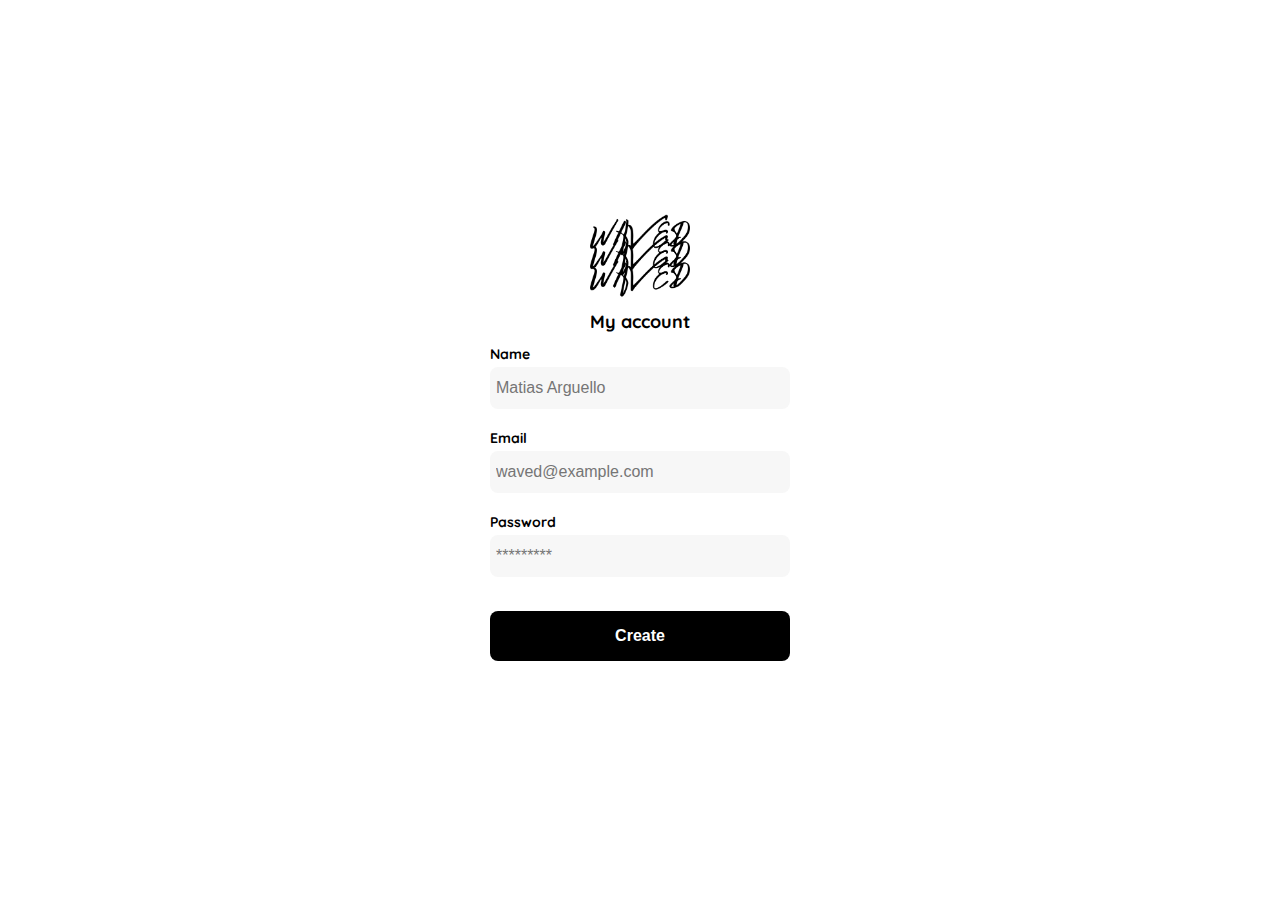
<file: Waved-main/crateccount.html>
<!DOCTYPE html>
<html lang="en">
<head>
    <meta charset="UTF-8">
    <meta http-equiv="X-UA-Compatible" content="IE=edge">
    <meta name="viewport" content="width=device-width, initial-scale=1.0">
    <link rel="preconnect" href="https://fonts.gstatic.com" crossorigin>
    <link href="https://fonts.googleapis.com/css2?family=Quicksand:wght@300;500;700&display=swap" rel="stylesheet">
    <title>Document</title>
    <style>
        :root {
            --white: #ffffff;
            --black: #000000;
            --very-light-pink: #c7c7c7;
            --text-input-field: #f7f7f7;
            --dark: #232830;
            --hospital-green: #acd9b2;
            --sm: 14px;
            --md: 16px;
            --lg: 18px;
        }
        body {
            margin: 0;
            font-family: 'Quicksand', sans-serif;
        }
        .login {
            width: 100%;
            height: 100vh;
            display: grid;
            place-items: center;
        }
        .form-container {
            display: grid;
            grid-template-rows: auto 1fr auto;
            width: 300px;
        }
        .logo {
            width: 100px;
            margin-top: 5px;
            margin-bottom: 0px;
            justify-self: center;
            
        }
        .title {
            font-size: var(--lg);
            margin-bottom: 12px;
            text-align: center;

        }
        .form {
            display: flex;
            flex-direction: column;
        }

        .label {
            font-size: var(--sm);
            font-weight: bold;
            margin-bottom: 4px;

        }
        .input {
            background-color: var(--text-input-field);
            border: none;
            border-radius: 8px;
            height: 30px;
            font-size: var(--md);
            padding: 6px;
            margin-bottom: 20px;
        }
        .primary-button {
            background-color: var(--black);
            border-radius: 8px;
            border: none;
            color: var(--white);
            width: 100%;
            cursor: pointer;
            font-size: var(--md);
            font-weight: bold;
            height: 50px;
        }
        .login-button {
            margin-top: 14px;
            margin-bottom: 30px;
        }
        @media (max-width: 640) {
            .logo {
                display: block;
                margin-bottom: 10px;
                margin-top: 10px;
            }
        }
    </style>
</head>
<body>
    <div class="login">
        <div class="form-container">
            <img src="./logos/waved.png" alt="logo" class="logo">

        <h1 class="title">My account</h1>

        <form action="#" class="form">
            <label for="password" class="label">Name</label>
            <input type="text" id="name" placeholder="Matias Arguello"
                class="input input-name">

            <label for="Email" class="label">Email</label>
            <input type="text" id="email" placeholder="waved@example.com"
                class="input input-email">
            
                <label for="password" class="label">Password</label>
            <input type="password" id="password" placeholder="*********"
                class="input form_input--password">
    


            <input type="submit" value="Create" class="primary-button login-button">
        </form>
        </div>
    </div>
</body>
</html>
</file>
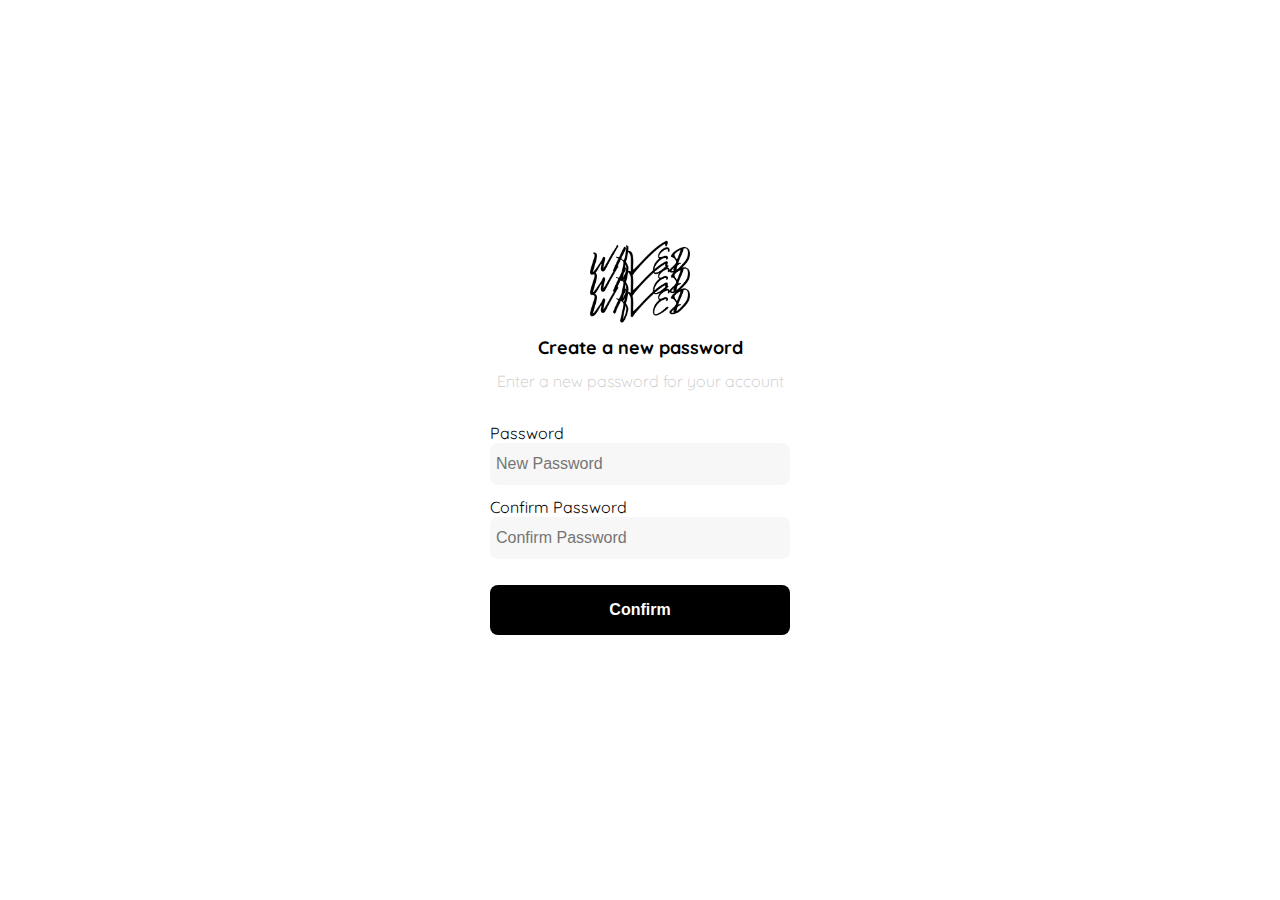
<file: Waved-main/createpassword.html>
<!DOCTYPE html>
<html lang="en">
<head>
    <meta charset="UTF-8">
    <meta http-equiv="X-UA-Compatible" content="IE=edge">
    <meta name="viewport" content="width=device-width, initial-scale=1.0">
    <link rel="preconnect" href="https://fonts.gstatic.com" crossorigin>
    <link href="https://fonts.googleapis.com/css2?family=Quicksand:wght@300;500;700&display=swap" rel="stylesheet">
    <title>Document</title>
    <style>
        :root {
            --white: #ffffff;
            --black: #000000;
            --very-light-pink: #c7c7c7;
            --text-input-field: #f7f7f7;
            --dark: #232830;
            --hospital-green: #acd9b2;
            --sm: 14px;
            --md: 16px;
            --lg: 18px;
        }
        body {
            margin: 0;
            font-family: 'Quicksand', sans-serif;
        }
        .login {
            width: 100%;
            height: 100vh;
            display: grid;
            place-items: center;
        }
        .form-container {
            display: grid;
            grid-template-rows: auto 1fr auto;
            width: 300px;
        }
        .logo {
            width: 100px;
            margin-top: 5px;
            margin-bottom: 0px;
            justify-self: center;
            
        }
        .title {
            font-size: var(--lg);
            margin-bottom: 12px;
            text-align: center;

        }
        .subtitle {
            color: var(--very-light-pink);
            font-size: var(--md);
            font-weight: 300;
            margin-top: 0;
            margin-bottom: 32px;
            text-align: center;
        }
        .form {
            display: flex;
            flex-direction: column;
        }

        .label {
            font-size: var(--sm);
            font-weight: bold;
            margin-bottom: 4px;

        }
        .input {
            background-color: var(--text-input-field);
            border: none;
            border-radius: 8px;
            height: 30px;
            font-size: var(--md);
            padding: 6px;
            margin-bottom: 12px;
        }
        .primary-button {
            background-color: var(--black);
            border-radius: 8px;
            border: none;
            color: var(--white);
            width: 100%;
            cursor: pointer;
            font-size: var(--md);
            font-weight: bold;
            height: 50px;
        }
        .login-button {
            margin-top: 14px;
            margin-bottom: 30px;
        }
        @media (max-width: 640) {
            .logo {
                display: block;
                margin-bottom: 10px;
                margin-top: 10px;
            }
        }
    </style>
</head>
<body>
    <div class="login">
        <div class="form-container">
            <img src="./logos/waved.png" alt="logo" class="logo">

        <h1 class="title">Create a new password</h1>
        <p class="subtitle">Enter a new password for your account</p>

        <form action="#" class="form">
            <label for="password" class="form__label">Password</label>
            <input type="password" id="password" placeholder="New Password"
                class="input form_input--password">

            <label for="confirmPassword" class="form__label">Confirm Password</label>
            <input type="password" id="confirmPassword" placeholder="Confirm Password"
                class="input form_input--confirmPassword">

            <input type="submit" value="Confirm" class="primary-button login-button">
        </form>
        </div>
    </div>
</body>
</html>
</file>
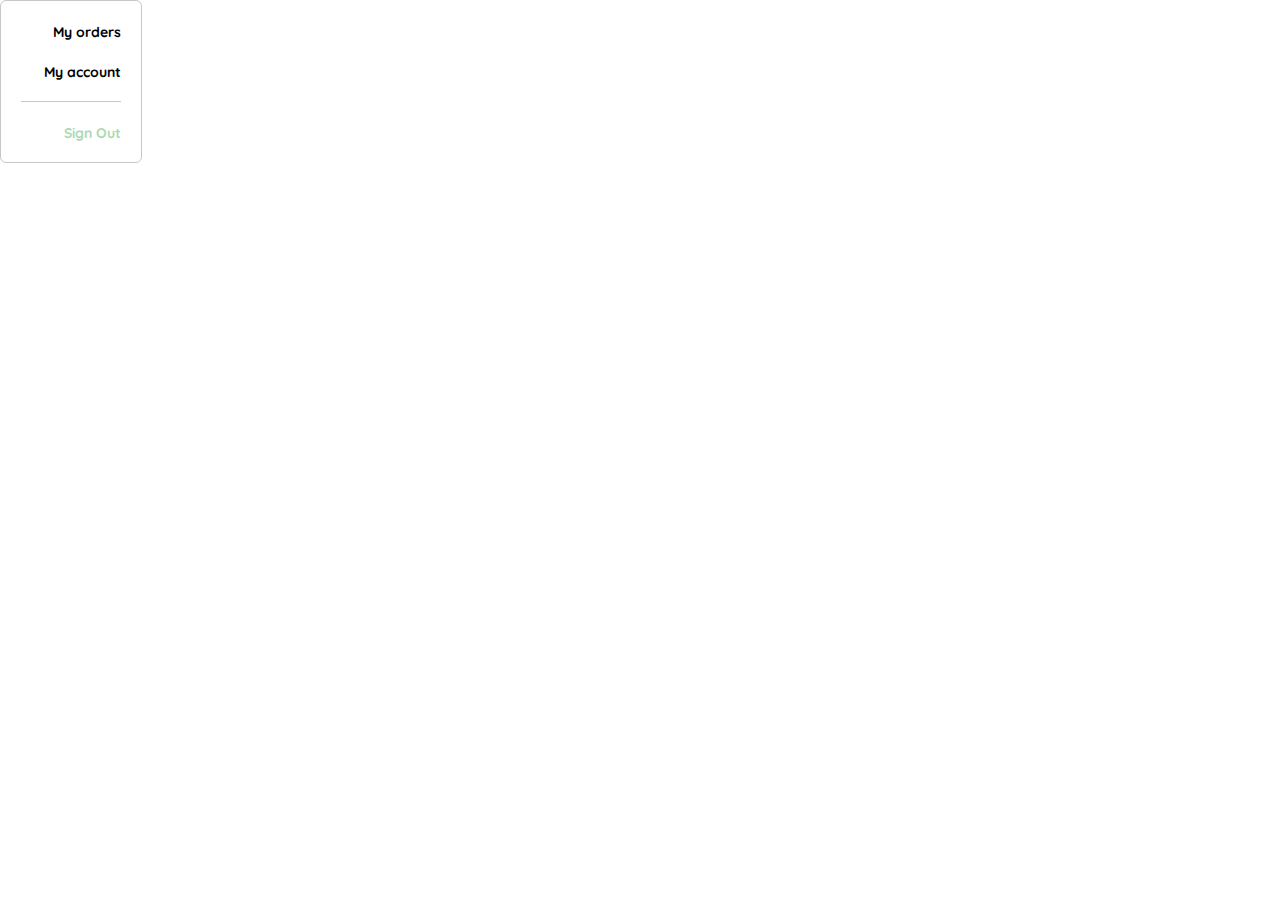
<file: Waved-main/desktopmenu.html>
<!DOCTYPE html>
<html lang="en">
<head>
    <meta charset="UTF-8">
    <meta http-equiv="X-UA-Compatible" content="IE=edge">
    <meta name="viewport" content="width=device-width, initial-scale=1.0">
    <link rel="preconnect" href="https://fonts.gstatic.com" crossorigin>
    <link href="https://fonts.googleapis.com/css2?family=Quicksand:wght@300;500;700&display=swap" rel="stylesheet">
    <title>Document</title>
    <style>
        :root {
            --white: #ffffff;
            --black: #000000;
            --very-light-pink: #c7c7c7;
            --text-input-field: #f7f7f7;
            --dark: #232830;
            --hospital-green: #acd9b2;
            --sm: 14px;
            --md: 16px;
            --lg: 18px;
        }
        body {
            margin: 0;
            font-family: 'Quicksand', sans-serif;
        }
    .desktop {
        width: 100px;
        height: auto;
        border: 1px solid var(--very-light-pink);
        border-radius: 6px;
        padding: 20px 20px 0px 20px;
    }
    .desktop ul {
        list-style: none;
        padding: 0;
        margin: 0;
    }
    .desktop ul li {
        text-align: end;
        font-weight: bold;
    }
    .desktop ul li:nth-child(1),
    .desktop ul li:nth-child(2) {
        font-weight: bold;
    }
    .desktop ul li:last-child {
        padding-top: 20px;
        border-top: 1px solid var(--very-light-pink);
    }
    .desktop ul li:last-child a {
        color: var(--hospital-green);
        font-size: var(--sm);
    }
    .desktop ul li a {
        color: var(--black);
        font-size: var(--sm);
        text-decoration: none;
        margin-bottom: 20px;
        display: inline-block;
    }
</style>
</head>
<body>
    <div class="desktop inactive">
        <ul>
            <li>
                <a href="/" class="title">My orders</a>
            </li>
            <li>
                <a href="/">My account</a>
            </li>
            <li>
                <a href="/">Sign Out</a>
            </li>
        </ul>
    </div>
</body>
</html>
</file>
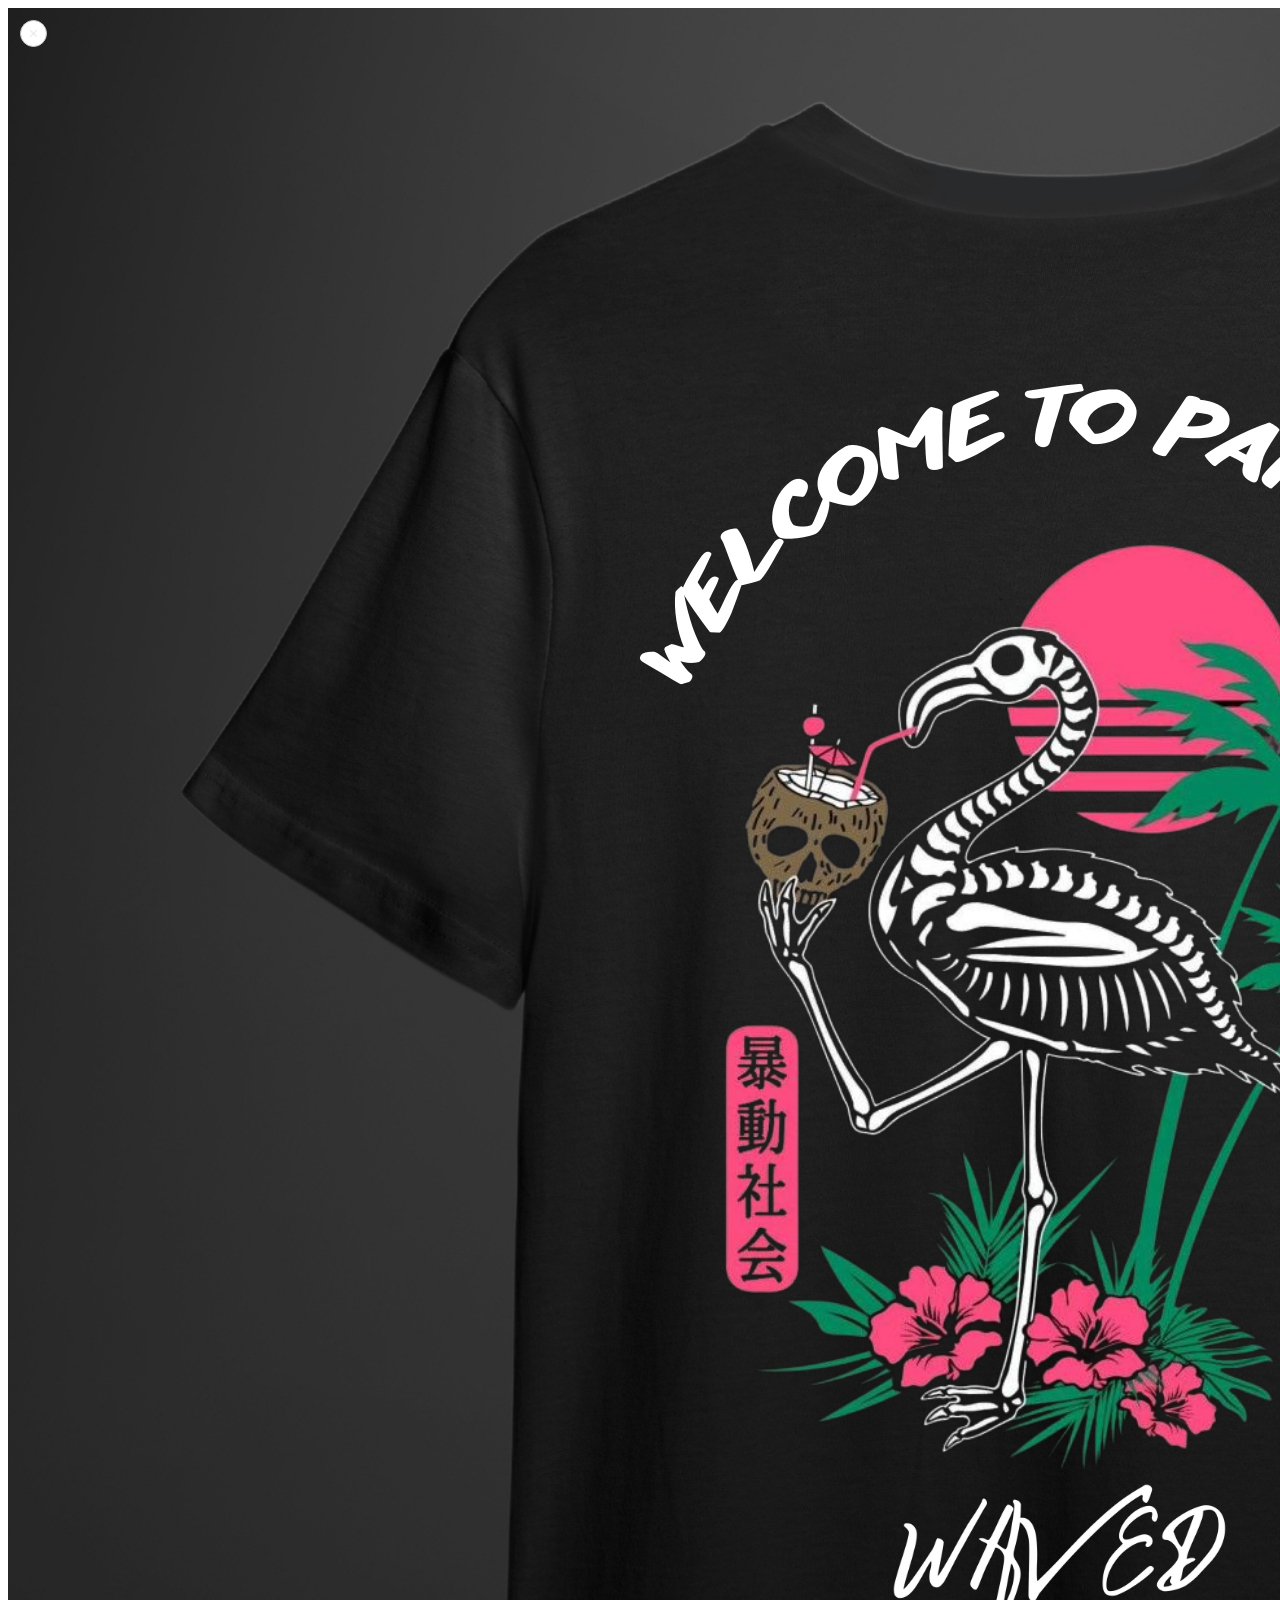
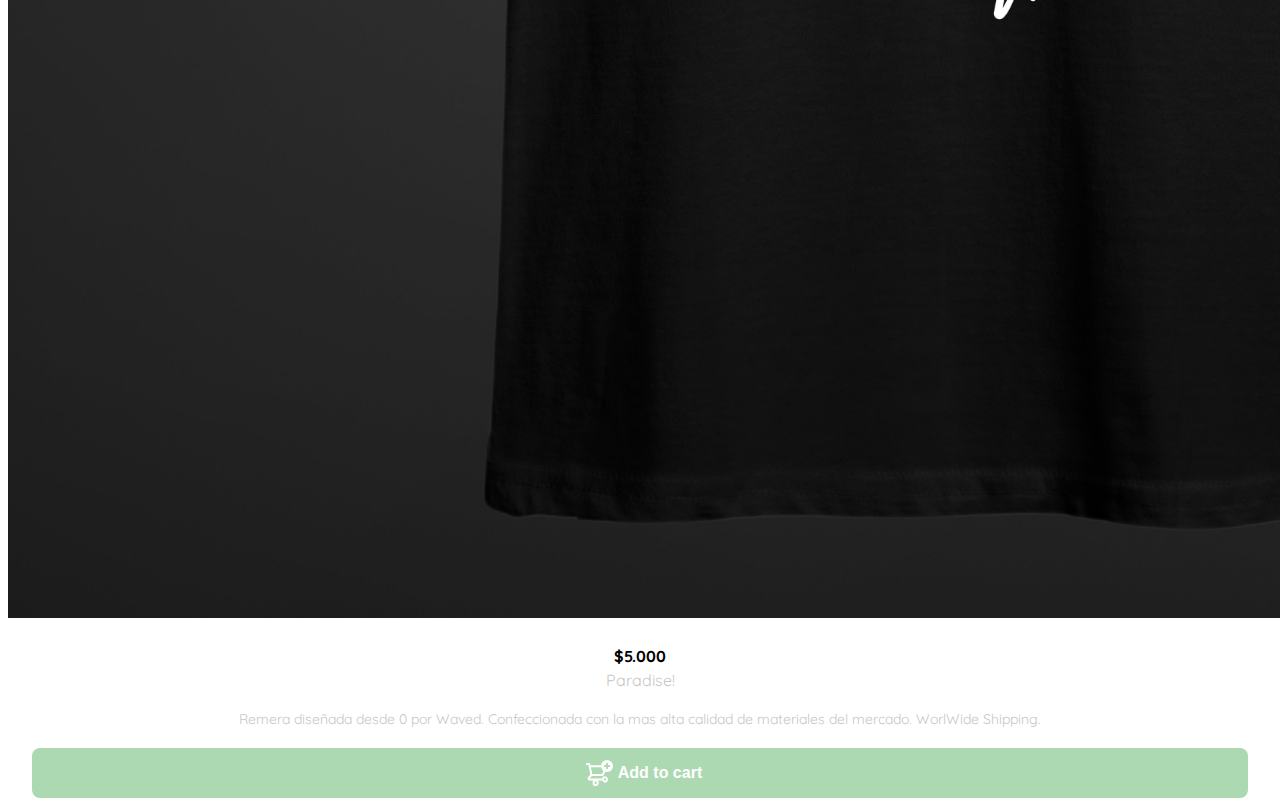
<file: Waved-main/detalleproducto.html>
<!DOCTYPE html>
<html lang="en">
<head>
    <meta charset="UTF-8">
    <meta http-equiv="X-UA-Compatible" content="IE=edge">
    <meta name="viewport" content="width=device-width, initial-scale=1.0">
    <title>Document</title>
    <link rel="preconnect" href="https://fonts.gstatic.com" crossorigin>
    <link href="https://fonts.googleapis.com/css2?family=Quicksand:wght@300;500;700&display=swap" rel="stylesheet">
    <style>
        :root {
            --white: #ffffff;
            --black: #000000;
            --very-light-pink: #c7c7c7;
            --text-input-field: #f7f7f7;
            --dark: #232830;
            --hospital-green: #acd9b2;
            --sm: 14px;
            --md: 16px;
            --lg: 18px;
        }
        body {
            font-family: 'Quicksand', sans-serif;
        }
        .product-detail{
            width: 360px;
            padding-bottom: 24px;
            position: absolute;
            right: 0;
        }
        .product-detail > img:nth-child(1) {
            position: absolute;
            top: 12px;
            left: 12px;
        }
        .product-detail > img:nth-child(1):hover
        {
            cursor: pointer;
        }
        .product-detail > img:nth-child(2) {
            width: 100%;
            height: 350px;
            object-fit: cover;
            border-radius: 0 0 20px 20px;
        }
        .product-close {
            display: flex;
            justify-content: center;
            align-items: center;
            top: 20px;
            left: 20px;
            position: absolute;
            background-color: var(--white);
            width: 9px;
            height: 9px;
            padding: 8px;
            border-radius: 50%;
            border: 1px solid var(--very-light-pink);
        }
        .info {
            margin: 24px 24px 0 24px;
        }
        .info p:nth-child(1) {
            font-weight: bold;
            font-size: var(--md);
            margin-top: 0;
            margin-bottom: 4px;
            text-align: center;
        }
        .info p:nth-child(2) {
            color: var(--very-light-pink);
            font-size: var(--md);
            margin-top: 0;
            margin-bottom: 20px;
            text-align: center;
        }
        .info p:nth-child(3) {
            color: var(--very-light-pink);
            font-size: var(--sm);
            margin-top: 0;
            margin-bottom: 20px;
            text-align: center;
        }
        .primary-button {
            height: 50px;
            width: 100%;
            border: none;
            border-radius: 8px;
            color: var(--white);
            font-size: var(--md);
            font-weight: bold;
            background-color: var(--hospital-green);
            cursor: pointer;
        }
        .add-to-cart {
            display: flex;
            align-items: center;
            justify-content: center;
        }
    </style>
</head>
<body>
    <aside class="product">
        <img src="./icons/icon_close.png" alt="close" class="product-close">
        <img src="./logos/paradise.PNG" alt="paradise">
        <div class="info">
            <p>$5.000</p>
            <p>Paradise!</p>
            <p>Remera diseñada desde 0 por Waved. Confeccionada con la mas alta calidad de materiales del mercado. WorlWide Shipping.</p>
            <button class="primary-button add-to-cart"> 
                <img src="./icons/bt_add_to_cart.svg" alt="add-cart">
                Add to cart
            </button>
        </div>
    </aside>
</body>
</html>
</file>
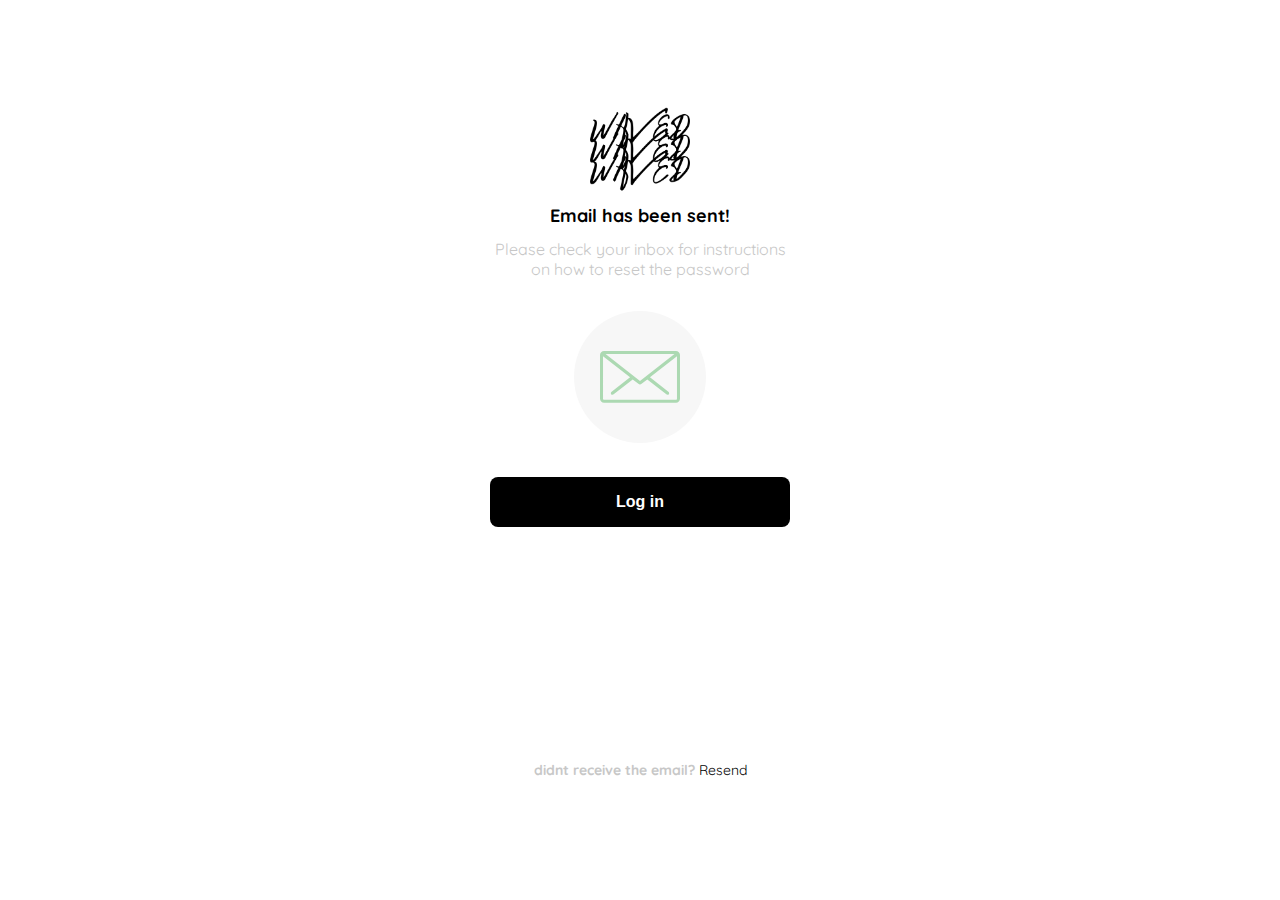
<file: Waved-main/emailsent.html>
<!DOCTYPE html>
<html lang="en">
<head>
    <meta charset="UTF-8">
    <meta http-equiv="X-UA-Compatible" content="IE=edge">
    <meta name="viewport" content="width=device-width, initial-scale=1.0">
    <link rel="preconnect" href="https://fonts.gstatic.com" crossorigin>
    <link href="https://fonts.googleapis.com/css2?family=Quicksand:wght@300;500;700&display=swap" rel="stylesheet">
    <title>Document</title>
    <style>
        :root {
            --white: #ffffff;
            --black: #000000;
            --very-light-pink: #c7c7c7;
            --text-input-field: #f7f7f7;
            --dark: #232830;
            --hospital-green: #acd9b2;
            --sm: 14px;
            --md: 16px;
            --lg: 18px;
        }
        body {
            margin: 0;
            font-family: 'Quicksand', sans-serif;
        }
        .login {
            width: 100%;
            height: 100vh;
            display: grid;
            place-items: center;
        }
        .form-container {
            display: grid;
            grid-template-rows: auto 1fr auto;
            width: 300px;
            justify-items: center;
        }
        .logo {
            width: 100px;
            margin-top: 0px;
            margin-bottom: 0px;
            justify-self: center;
            
        }
        .title {
            font-size: var(--lg);
            margin-bottom: 12px;
            text-align: center;

        }
        .subtitle {
            color: var(--very-light-pink);
            font-size: var(--md);
            font-weight: initial;
            margin-top: 0;
            margin-bottom: 32px;
            text-align: center;
        }
        .email-image {
            width: 132px;
            height: 132px;
            border-radius: 50%;
            background-color: var(--text-input-field);
            display: flex;
            justify-content: center;
            align-items: center;
            margin-bottom: 20px;

        }
        .email-image img {
            width: 80px;
        }
        .resend {
            font-size: var(--sm);
            }
        .resend span {
            color: var(--very-light-pink);
            font-weight: bold;
        }
        .resend a {
            color: var(--black);
            text-decoration: none;
        }

        .primary-button {
            background-color: var(--black);
            border-radius: 8px;
            border: none;
            color: var(--white);
            width: 100%;
            cursor: pointer;
            font-size: var(--md);
            font-weight: bold;
            height: 50px;
        }
        .login-button {
            margin-top: 14px;
            margin-bottom: 5px;
        }
        @media (max-width: 640) {
            .logo {
                display: block;
                margin-bottom: 10px;
                margin-top: 10px;
            }
        }
    </style>
</head>
<body>
    <div class="login">
        <div class="form-container">
            <img src="./logos/waved.png" alt="logo" class="logo">

        <h1 class="title">Email has been sent!</h1>
        <p class="subtitle">Please check your inbox for instructions on how to reset the password</p>

        <div class="email-image">
            <img src="./icons/email.svg" alt="Email">
        </div>
            <button class="primary-button login-button">Log in</button>
            </div>
            <p class="resend">
                <span>
                    didnt receive the email?
                </span>
                <a href="/">Resend</a>
            </p>
        </div>
        </div>
    </div>
</body>
</html>
</file>
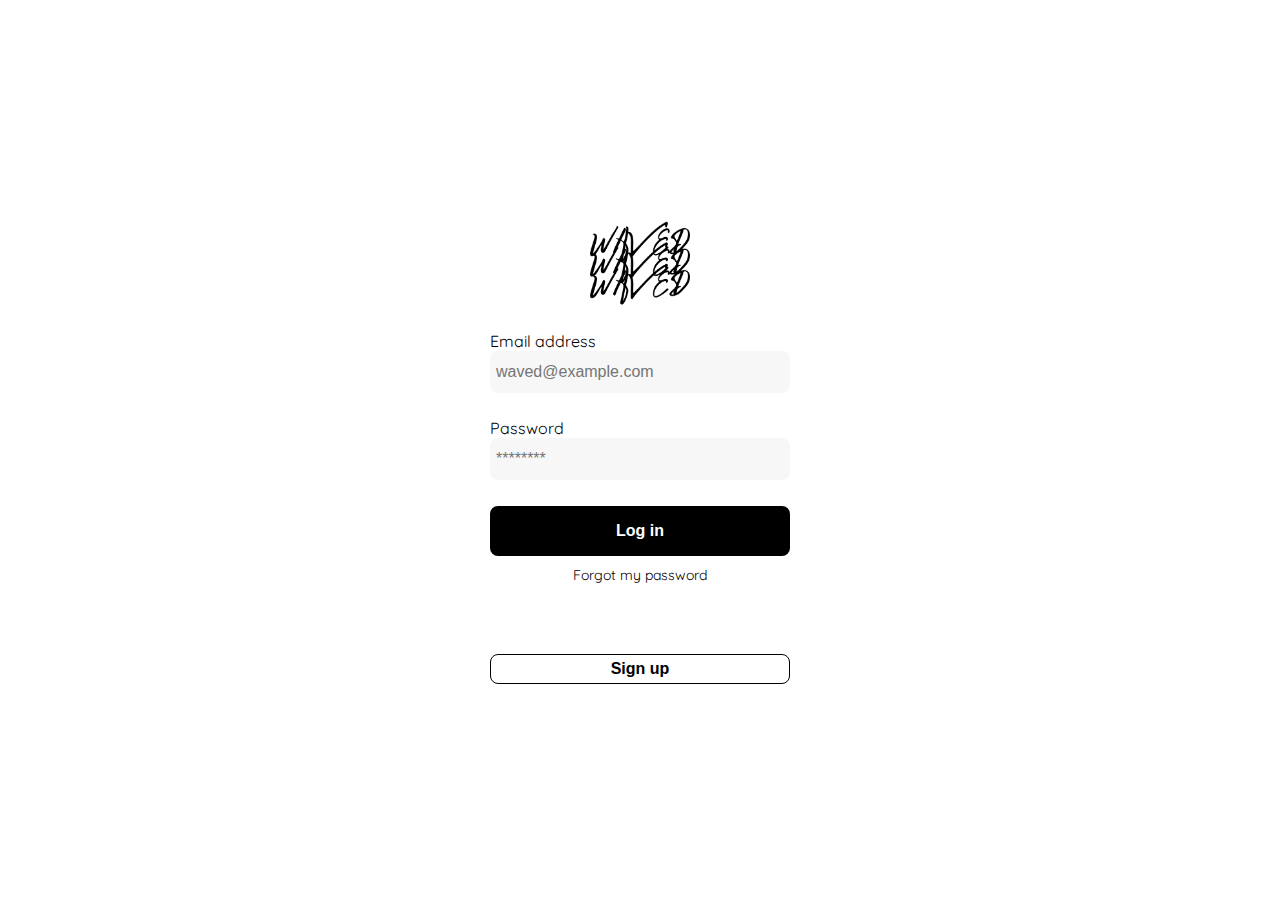
<file: Waved-main/login.html>
<!DOCTYPE html>
<html lang="en">
<head>
    <meta charset="UTF-8">
    <meta http-equiv="X-UA-Compatible" content="IE=edge">
    <meta name="viewport" content="width=device-width, initial-scale=1.0">
    <link rel="preconnect" href="https://fonts.gstatic.com" crossorigin>
    <link href="https://fonts.googleapis.com/css2?family=Quicksand:wght@300;500;700&display=swap" rel="stylesheet">
    <title>Document</title>
    <style>
        :root {
            --white: #ffffff;
            --black: #000000;
            --very-light-pink: #c7c7c7;
            --text-input-field: #f7f7f7;
            --dark: #232830;
            --hospital-green: #acd9b2;
            --sm: 14px;
            --md: 16px;
            --lg: 18px;
        }
        body {
            margin: 0;
            font-family: 'Quicksand', sans-serif;
        }
        .login {
            width: 100%;
            height: 100vh;
            display: grid;
            place-items: center;
        }
        .form-container {
            display: grid;
            grid-template-rows: auto 1fr auto;
            width: 300px;
        }
        .logo {
            width: 100px;
            margin-top: 5px;
            margin-bottom: 25px;
            justify-self: center;
            
        }
        .form {
            display: flex;
            flex-direction: column;
        }
        .form a {
            color: var(--black);
            font-size: var(--sm);
            text-align: center;
            text-decoration: none;
            margin-bottom: 40px;
            margin-top: -20px;
        }
        .label {
            font-size: var(--sm);
            font-weight: bold;
            margin-bottom: 4px;

        }
        .input {
            background-color: var(--text-input-field);
            border: none;
            border-radius: 8px;
            height: 30px;
            font-size: var(--md);
            padding: 6px;
            margin-bottom: 12px;
        }
        .input-email{
            margin-bottom: 25px;
        }
        .primary-button {
            background-color: var(--black);
            border-radius: 8px;
            border: none;
            color: var(--white);
            width: 100%;
            cursor: pointer;
            font-size: var(--md);
            font-weight: bold;
            height: 50px;
        }
        .secondary-button {
            background-color: var(--white);
            border-radius: 8px;
            border: 1px solid var(--black);
            color: var(--black);
            width: 100%;
            cursor: pointer;
            font-size: var(--md);
            font-weight: bold;
            height: 30px;
            margin-top: 30px;
        }
        .login-button {
            margin-top: 14px;
            margin-bottom: 30px;
        }
        @media (max-width: 640) {
            .logo {
                display: block;
                margin-bottom: 10px;
                margin-top: 10px;
            }
        }
    </style>
</head>
<body>
    <div class="login">
        <div class="form-container">
            <img src="./logos/waved.png" alt="logo" class="logo">


        <form action="#" class="form">
            <label for="email" class="form__label">Email address</label>
            <input type="text" id="email" placeholder="waved@example.com"
                class="input input-email">

            <label for="Password" class="form__label">Password</label>
            <input type="password" id="Password" placeholder="********"
                class="input input-Password">

            <input type="submit" value="Log in" class="primary-button login-button">
            <a href="/">Forgot my password</a>
        </form>
        <button class="secondary-button signup-button">Sign up</button>
        </div>
    </div>
</body>
</html>
</file>
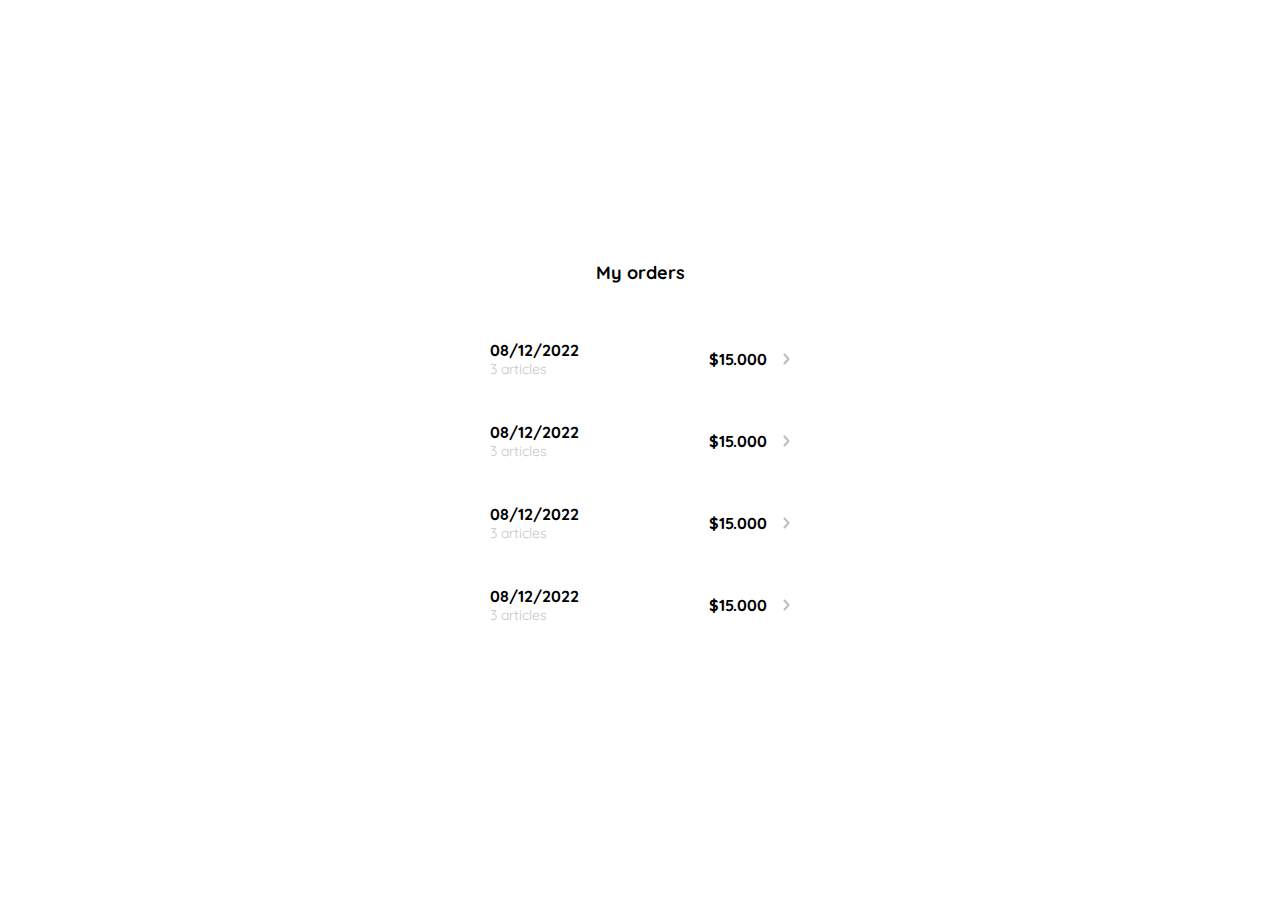
<file: Waved-main/mispedidos.html>
<!DOCTYPE html>
<html lang="en">
<head>
    <meta charset="UTF-8">
    <meta http-equiv="X-UA-Compatible" content="IE=edge">
    <meta name="viewport" content="width=device-width, initial-scale=1.0">
    <title>Document</title>
    <link rel="preconnect" href="https://fonts.gstatic.com" crossorigin>
    <link href="https://fonts.googleapis.com/css2?family=Quicksand:wght@300;500;700&display=swap" rel="stylesheet">
    <title>Document</title>
    <style>
        :root {
            --white: #ffffff;
            --black: #000000;
            --very-light-pink: #c7c7c7;
            --text-input-field: #f7f7f7;
            --dark: #232830;
            --hospital-green: #acd9b2;
            --sm: 14px;
            --md: 16px;
            --lg: 18px;
        }
        body {
            margin: 0;
            font-family: 'Quicksand', sans-serif;
        }
        .my-order {
            width: 100%;
            height: 100vh;
            display: grid;
            place-items: center;
        }
        .title {
            font-size: var(--lg);
            margin-bottom: 40px;
            text-align: center;
        }
        .my-order-container {
            display: grid;
            grid-template-rows: auto 1fr auto;
            width: 300px;
        }
        .my-order-content {
            display: flex;
            flex-direction: column;
        }
        .order {
            display: grid;
            grid-template-columns: auto 1fr auto;
            gap: 16px;
            align-items: center;
            margin-bottom: 12px;
        }
        .order p:nth-child(1) {
            display: flex;
            flex-direction: column;
        }

        .order p span:nth-child(1) {
            font-size: var(--md);
            font-weight: bold;
        }
        .order p span:nth-child(2) {
            font-size: var(--sm);
            color: var(--very-light-pink);
        }
        .order p:nth-child(2) {
            text-align: end;
            font-weight: bold;
        }

    </style>
</head>
<body>
    <div class="my-order">
        <div class="my-order-container">
            <h1 class="title">My orders</h1>

            <div class="my-order-content">
                <div class="order">
                <p>
                    <span>08/12/2022</span>
                    <span>3 articles</span>
                </p>
                <p>
                    $15.000
                </p>
                <span><img src="./icons/flechita.svg" alt=""></span>
            </div>
        </div>
            <div class="my-order-content">
                <div class="order">
                <p>
                    <span>08/12/2022</span>
                    <span>3 articles</span>
                </p>
                <p>
                    $15.000
                </p>
                <span><img src="./icons/flechita.svg" alt=""></span>
            </div>
        </div>
        <div class="my-order-content">
            <div class="order">
            <p>
                <span>08/12/2022</span>
                <span>3 articles</span>
            </p>
            <p>
                $15.000
            </p>
            <span><img src="./icons/flechita.svg" alt=""></span>
        </div>
    </div>
    <div class="my-order-content">
        <div class="order">
        <p>
            <span>08/12/2022</span>
            <span>3 articles</span>
        </p>
        <p>
            $15.000
        </p>
        <span><img src="./icons/flechita.svg" alt=""></span>
        
    </div>
</div>

        </div>
        </div>
    </div>
</body>
</html>
</file>
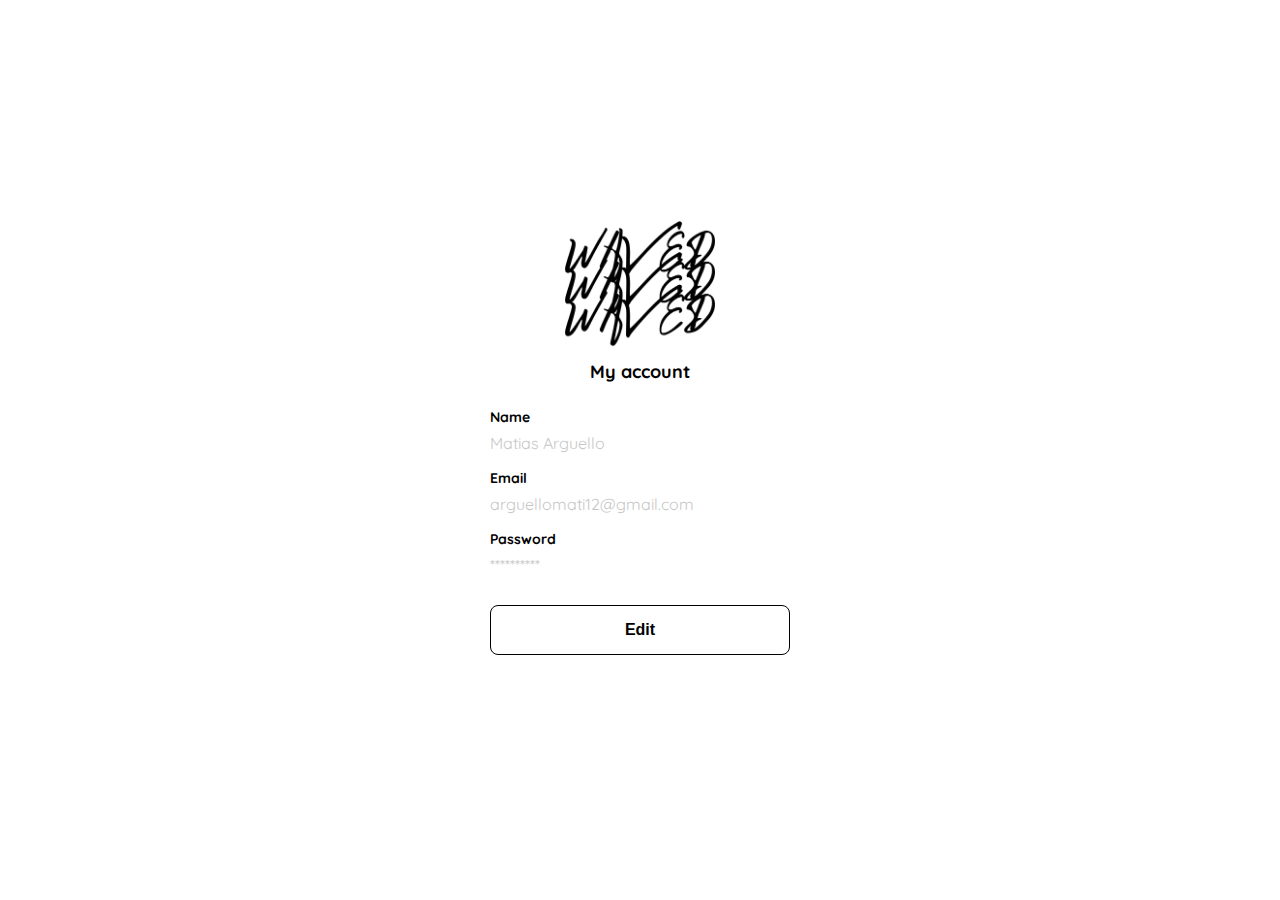
<file: Waved-main/myaccount.html>
<!DOCTYPE html>
<html lang="en">
<head>
    <meta charset="UTF-8">
    <meta http-equiv="X-UA-Compatible" content="IE=edge">
    <meta name="viewport" content="width=device-width, initial-scale=1.0">
    <link rel="preconnect" href="https://fonts.gstatic.com" crossorigin>
    <link href="https://fonts.googleapis.com/css2?family=Quicksand:wght@300;500;700&display=swap" rel="stylesheet">
    <title>Document</title>
    <style>
        :root {
            --white: #ffffff;
            --black: #000000;
            --very-light-pink: #c7c7c7;
            --text-input-field: #f7f7f7;
            --dark: #232830;
            --hospital-green: #acd9b2;
            --sm: 14px;
            --md: 16px;
            --lg: 18px;
        }
        body {
            margin: 0;
            font-family: 'Quicksand', sans-serif;
        }
        .login {
            width: 100%;
            height: 100vh;
            display: grid;
            place-items: center;
        }
        .form-container {
            display: grid;
            grid-template-rows: auto 1fr auto;
            width: 300px;
        }
        .logo {
            width: 150px;
            margin-top: 5px;
            margin-bottom: 0px;
            justify-self: center;
            
        }
        .title {
            font-size: var(--lg);
            margin-bottom: 25px;
            text-align: center;

        }
        .form {
            display: flex;
            flex-direction: column;
        }

        .label {
            font-size: var(--sm);
            font-weight: bold;
            margin-bottom: 4px;

        }
        .input {
            background-color: var(--text-input-field);
            border: none;
            border-radius: 8px;
            height: 30px;
            font-size: var(--md);
            padding: 6px;
            margin-bottom: 20px;
        }
        .value {
            color: var(--very-light-pink);
            font-size: var var(--md);
            margin-top: 3px;
            
        }
        .secondary-button {
            background-color: var(--white);
            border-radius: 8px;
            border: 1px solid var(--black);
            color: var(--black);
            width: 100%;
            cursor: pointer;
            font-size: var(--md);
            font-weight: bold;
            height: 50px;
        }
        .login-button {
            margin-top: 14px;
            margin-bottom: 30px;
        }
        @media (max-width: 640) {
            .logo {
                display: block;
                margin-bottom: 10px;
                margin-top: 10px;
            }
        }
    </style>
</head>
<body>
    <div class="login">
        <div class="form-container">
            <img src="./logos/waved.png" alt="logo" class="logo">

        <h1 class="title">My account</h1>

        <form action="#" class="form">
            <label for="password" class="label">Name</label>
            <p class="value">Matias Arguello</p>


            <label for="Email" class="label">Email</label>
            <p class="value">arguellomati12@gmail.com</p>

            
                <label for="password" class="label">Password</label>
            <p class="value">**********</p>
    


            <input type="submit" value="Edit" class="secondary-button login-button">
        </form>
        </div>
    </div>
</body>
</html>
</file>
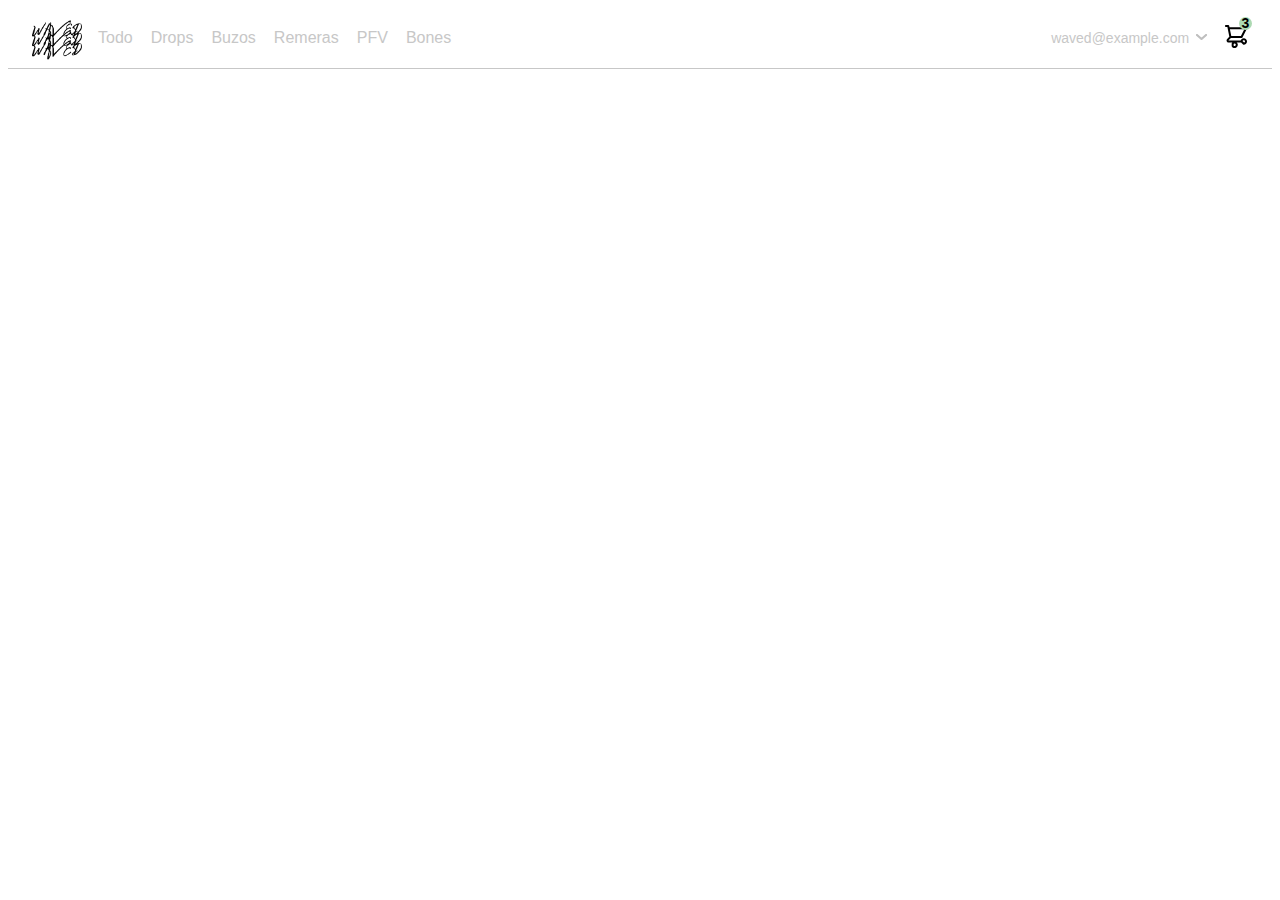
<file: Waved-main/navbar.html>
<!DOCTYPE html>
<html lang="en">
<head>
    <meta charset="UTF-8">
    <meta http-equiv="X-UA-Compatible" content="IE=edge">
    <meta name="viewport" content="width=device-width, initial-scale=1.0">
    <title>Document</title>
    <style>
        :root {
            --white: #ffffff;
            --black: #000000;
            --very-light-pink: #c7c7c7;
            --text-input-field: #f7f7f7;
            --dark: #232830;
            --hospital-green: #acd9b2;
            --sm: 14px;
            --md: 16px;
            --lg: 18px;
        }
        body {
            font-family: 'Quicksand', sans-serif;
        }
        nav {
            display: flex;
            justify-content: space-between;
            padding: 0 24px;
            height: 60px;
            border-bottom: 1px solid var(--very-light-pink);
        }
        .logo {
            width: 50px;
            height: 40px;
            margin-right: 7px;
            margin-top:12px;
            margin-left: 0px;
            padding-left: 0;
        }
        .navbar-left ul,
        .navbar-right ul {
            list-style: none;
            padding: 0;
            margin-top: 0px;
            display: flex;
            align-items: center;
            height: 60px;
        }
        .navbar-left {
            display: flex;
            margin-left: 0px;
        }
        .navbar-left ul li a,
        .navbar-right ul li a {
            text-decoration: none;
            color: var(--very-light-pink);
            border: 1px solid var(--white);
            padding: 8px;
            border-radius: 8px;
        }
        .navbar-left ul li a:hover,
        .navbar-right ul li a:hover {
            border: 1px solid var(--white);
            color: var(--black);
        }
        .navbar-email {
            color: var(--very-light-pink);
            font-size: var(--sm);
            margin-right: 10px;
        }
        .navbar-email img {
            margin-left: 5px;
            transform: rotate(90deg);
        }
        .navbar-cart {
            position: relative;
            margin-left: 9px;
        }
        .navbar-cart:hover {
        filter: invert(69%) sepia(22%) saturate(592%) hue-rotate(77deg)
        brightness(97%) contrast(90%);
        }
        .navbar-cart div {
            width: 13px;
            height: 13px;
            background-color: var(--hospital-green);
            border-radius: 50%;
            font-size: var(--sm);
            font-weight: bold;
            position: absolute;
            top: -7px;
            right: -4px;
            display: flex;
            justify-content: center;
            align-items: center;
        }

    </style>
</head>
<body>
    <nav>


        <div class="navbar-left">
            <img src="./logos/wavedd.svg.png" alt="logo" class="logo">

            <ul>
                <li>
                    <a href="-">Todo</a>
                </li>
                <li>
                    <a href="-">Drops</a>
                </li>
                <li>
                    <a href="-">Buzos</a>
                </li>
                <li>
                    <a href="-">Remeras</a>
                </li>
                <li>
                    <a href="-">PFV</a>
                </li>
                <li>
                    <a href="-">Bones</a>
                </li>
            </ul>
        </div>

        <div class="navbar-right">
            <ul>
            <li class="navbar-email">waved@example.com <img src="./icons/flechita.svg" alt=""></li>
            <li class="navbar-cart">
                <img src="./icons/icon_shopping_cart.svg" alt="carrito">
                <div>3</div>
            </li>
        </ul>
        </div>
    </nav>
</body>
</html>
</file>
